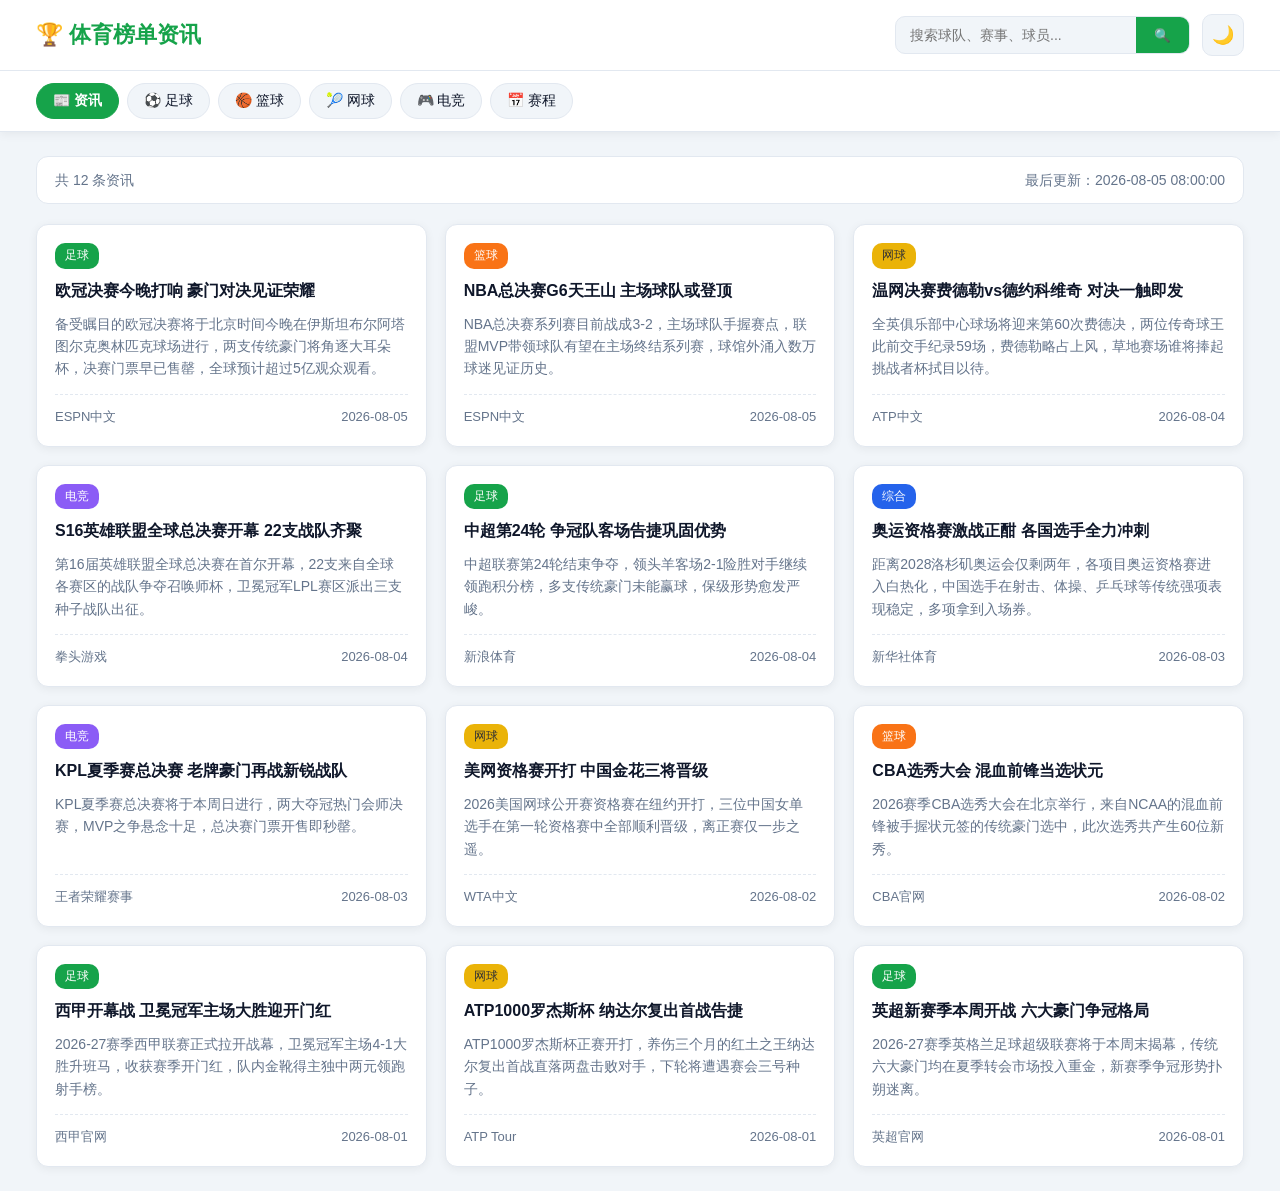
<file: index.html>
<!DOCTYPE html>
<html lang="zh-CN">
<head>
<meta charset="UTF-8">
<meta name="viewport" content="width=device-width, initial-scale=1.0">
<title>体育赛事榜单资讯站</title>
<link rel="stylesheet" href="./css/style.css">
  <script src="https://pl31457450.profitableratecpmnetwork.com/48/3c/b7/483cb7525d075b015af454b9e004f789.js"></script>
</head>
<body>
<header class="header">
  <div class="container header-inner">
    <h1 class="logo">🏆 体育榜单资讯</h1>
    <div class="header-actions">
      <div class="search-box">
        <input type="text" id="searchInput" placeholder="搜索球队、赛事、球员...">
        <button id="searchBtn">🔍</button>
      </div>
      <button id="themeToggle" class="theme-btn" title="切换主题">🌙</button>
    </div>
  </div>
  <nav class="nav">
    <div class="container nav-inner">
      <button class="cat-btn active" data-tab="news">📰 资讯</button>
      <button class="cat-btn" data-tab="football">⚽ 足球</button>
      <button class="cat-btn" data-tab="basketball">🏀 篮球</button>
      <button class="cat-btn" data-tab="tennis">🎾 网球</button>
      <button class="cat-btn" data-tab="esports">🎮 电竞</button>
      <button class="cat-btn" data-tab="schedule">📅 赛程</button>
    </div>
  </nav>
</header>

<main class="container main">
  <div class="stats-bar">
    <span id="totalCount">共 0 条</span>
    <span id="lastUpdate">最后更新：--</span>
  </div>

  <div id="tab-news" class="tab-pane">
    <div id="newsGrid" class="card-grid"></div>
  </div>

  <div id="tab-football" class="tab-pane" style="display:none;">
    <div class="rank-wrap">
      <h2 class="rank-title">🏆 英超联赛积分榜</h2>
      <div class="table-wrap">
        <table class="rank-table" id="eplTable"></table>
      </div>
      <h2 class="rank-title">🏆 西甲联赛积分榜</h2>
      <div class="table-wrap">
        <table class="rank-table" id="laligaTable"></table>
      </div>
      <h2 class="rank-title">🏆 中超联赛积分榜</h2>
      <div class="table-wrap">
        <table class="rank-table" id="cslTable"></table>
      </div>
    </div>
  </div>

  <div id="tab-basketball" class="tab-pane" style="display:none;">
    <div class="rank-wrap">
      <h2 class="rank-title">🏆 NBA 西部积分榜</h2>
      <div class="table-wrap">
        <table class="rank-table" id="nbaWest"></table>
      </div>
      <h2 class="rank-title">🏆 NBA 东部积分榜</h2>
      <div class="table-wrap">
        <table class="rank-table" id="nbaEast"></table>
      </div>
      <h2 class="rank-title">🏆 CBA 积分榜</h2>
      <div class="table-wrap">
        <table class="rank-table" id="cbaTable"></table>
      </div>
    </div>
  </div>

  <div id="tab-tennis" class="tab-pane" style="display:none;">
    <div class="rank-wrap">
      <h2 class="rank-title">🏆 ATP 男单世界排名</h2>
      <div class="table-wrap">
        <table class="rank-table" id="atpRank"></table>
      </div>
      <h2 class="rank-title">🏆 WTA 女单世界排名</h2>
      <div class="table-wrap">
        <table class="rank-table" id="wtaRank"></table>
      </div>
    </div>
  </div>

  <div id="tab-esports" class="tab-pane" style="display:none;">
    <div class="rank-wrap">
      <h2 class="rank-title">🏆 LPL 英雄联盟积分榜</h2>
      <div class="table-wrap">
        <table class="rank-table" id="lplTable"></table>
      </div>
      <h2 class="rank-title">🏆 KPL 王者荣耀积分榜</h2>
      <div class="table-wrap">
        <table class="rank-table" id="kplTable"></table>
      </div>
    </div>
  </div>

  <div id="tab-schedule" class="tab-pane" style="display:none;">
    <div class="rank-wrap">
      <h2 class="rank-title">📅 近期赛事赛程</h2>
      <div class="table-wrap">
        <table class="rank-table" id="scheduleTable"></table>
      </div>
    </div>
  </div>

  <div id="emptyState" class="empty-state" style="display:none;">
    <p>😢 没有找到相关内容</p>
  </div>
  <div id="loadingState" class="loading-state">
    <div class="spinner"></div>
    <p>加载中...</p>
  </div>
</main>
<script src="./js/app.js"></script>
  <script src="https://pl31457451.profitableratecpmnetwork.com/07/30/f3/0730f3a1f4160d13ed7842994854370b.js"></script>
</body>
</html>
</file>
<file: css/style.css>
:root {
  --bg-color: #f1f5f9;
  --card-bg: #ffffff;
  --text-color: #0f172a;
  --text-secondary: #64748b;
  --border-color: #e2e8f0;
  --primary-color: #16a34a;
  --primary-hover: #15803d;
  --accent-red: #ef4444;
  --accent-yellow: #eab308;
  --accent-blue: #2563eb;
  --shadow: 0 2px 10px rgba(0,0,0,0.06);
  --shadow-hover: 0 6px 20px rgba(0,0,0,0.1);
}

[data-theme="dark"] {
  --bg-color: #0b1220;
  --card-bg: #111827;
  --text-color: #e5e7eb;
  --text-secondary: #94a3b8;
  --border-color: #1f2937;
  --primary-color: #22c55e;
  --primary-hover: #16a34a;
  --shadow: 0 2px 10px rgba(0,0,0,0.4);
  --shadow-hover: 0 6px 22px rgba(0,0,0,0.5);
}

* { margin:0; padding:0; box-sizing:border-box; }

body {
  font-family: -apple-system, BlinkMacSystemFont, "Segoe UI", "PingFang SC", "Microsoft YaHei", sans-serif;
  background: var(--bg-color);
  color: var(--text-color);
  line-height: 1.6;
  transition: background 0.3s, color 0.3s;
}

.container { max-width: 1240px; margin: 0 auto; padding: 0 16px; }

.header {
  background: var(--card-bg);
  box-shadow: var(--shadow);
  position: sticky;
  top: 0;
  z-index: 100;
  border-bottom: 1px solid var(--border-color);
}

.header-inner {
  display: flex;
  align-items: center;
  justify-content: space-between;
  padding: 14px 16px;
  flex-wrap: wrap;
  gap: 12px;
}

.logo {
  font-size: 22px;
  font-weight: 800;
  color: var(--primary-color);
}

.header-actions { display: flex; align-items: center; gap: 12px; flex-wrap: wrap; }

.search-box { display: flex; border: 1px solid var(--border-color); border-radius: 10px; overflow: hidden; background: var(--bg-color); }
.search-box input {
  border: none;
  outline: none;
  padding: 10px 14px;
  font-size: 14px;
  background: transparent;
  color: var(--text-color);
  width: 240px;
}
.search-box button {
  border: none;
  background: var(--primary-color);
  color: #fff;
  padding: 0 18px;
  cursor: pointer;
  transition: background 0.2s;
}
.search-box button:hover { background: var(--primary-hover); }

.theme-btn {
  border: 1px solid var(--border-color);
  background: var(--bg-color);
  width: 42px;
  height: 42px;
  border-radius: 10px;
  cursor: pointer;
  font-size: 18px;
  color: var(--text-color);
  transition: all 0.2s;
}
.theme-btn:hover { transform: scale(1.05); }

.nav { border-top: 1px solid var(--border-color); background: var(--card-bg); }
.nav-inner { display: flex; gap: 8px; padding: 12px 16px; overflow-x: auto; scrollbar-width: none; }
.nav-inner::-webkit-scrollbar { display: none; }
.cat-btn {
  padding: 8px 16px;
  border: 1px solid var(--border-color);
  background: var(--bg-color);
  color: var(--text-color);
  border-radius: 20px;
  cursor: pointer;
  white-space: nowrap;
  font-size: 14px;
  transition: all 0.2s;
}
.cat-btn:hover { border-color: var(--primary-color); color: var(--primary-color); }
.cat-btn.active { background: var(--primary-color); color: #fff; border-color: var(--primary-color); font-weight: 600; }

.main { padding: 24px 16px; min-height: calc(100vh - 220px); }

.stats-bar {
  display: flex;
  justify-content: space-between;
  padding: 12px 18px;
  background: var(--card-bg);
  border-radius: 12px;
  margin-bottom: 20px;
  font-size: 14px;
  color: var(--text-secondary);
  border: 1px solid var(--border-color);
}

.card-grid {
  display: grid;
  grid-template-columns: repeat(auto-fill, minmax(300px, 1fr));
  gap: 18px;
}

.news-card {
  background: var(--card-bg);
  border-radius: 12px;
  padding: 18px;
  box-shadow: var(--shadow);
  transition: all 0.25s;
  border: 1px solid var(--border-color);
  display: flex;
  flex-direction: column;
  cursor: pointer;
}
.news-card:hover { box-shadow: var(--shadow-hover); transform: translateY(-2px); }

.news-cat {
  display: inline-block;
  padding: 3px 10px;
  font-size: 12px;
  color: #fff;
  border-radius: 10px;
  margin-bottom: 10px;
  align-self: flex-start;
  font-weight: 500;
}
.news-cat.足球 { background: var(--accent-green, #16a34a); }
.news-cat.篮球 { background: var(--accent-orange, #f97316); }
.news-cat.网球 { background: var(--accent-yellow); color: #333; }
.news-cat.电竞 { background: var(--accent-purple, #8b5cf6); }
.news-cat.综合 { background: var(--accent-blue); }
.news-cat.赛事 { background: var(--accent-red); }

.news-title {
  font-size: 16px;
  font-weight: 600;
  line-height: 1.5;
  margin-bottom: 10px;
  display: -webkit-box;
  -webkit-line-clamp: 2;
  -webkit-box-orient: vertical;
  overflow: hidden;
}

.news-desc {
  font-size: 14px;
  color: var(--text-secondary);
  flex: 1;
  margin-bottom: 14px;
  display: -webkit-box;
  -webkit-line-clamp: 3;
  -webkit-box-orient: vertical;
  overflow: hidden;
}

.news-meta {
  display: flex;
  justify-content: space-between;
  padding-top: 12px;
  border-top: 1px dashed var(--border-color);
  font-size: 13px;
  color: var(--text-secondary);
}

.rank-wrap { padding-bottom: 10px; }

.rank-title {
  font-size: 18px;
  font-weight: 700;
  margin: 18px 0 10px;
  color: var(--text-color);
  padding-left: 6px;
  border-left: 4px solid var(--primary-color);
}
.rank-title:first-child { margin-top: 4px; }

.table-wrap {
  background: var(--card-bg);
  border-radius: 12px;
  border: 1px solid var(--border-color);
  box-shadow: var(--shadow);
  overflow-x: auto;
  margin-bottom: 20px;
}

.rank-table {
  width: 100%;
  border-collapse: collapse;
  min-width: 680px;
  font-size: 14px;
}
.rank-table thead tr {
  background: var(--bg-color);
}
.rank-table th {
  padding: 12px 14px;
  text-align: left;
  font-weight: 600;
  color: var(--text-secondary);
  border-bottom: 1px solid var(--border-color);
  white-space: nowrap;
}
.rank-table td {
  padding: 12px 14px;
  border-bottom: 1px solid var(--border-color);
  color: var(--text-color);
  white-space: nowrap;
}
.rank-table tbody tr:last-child td { border-bottom: none; }
.rank-table tbody tr:hover { background: var(--bg-color); }

.rank-pos {
  display: inline-flex;
  align-items: center;
  justify-content: center;
  width: 26px; height: 26px;
  border-radius: 8px;
  font-weight: 700;
  font-size: 13px;
  background: var(--bg-color);
  color: var(--text-secondary);
  border: 1px solid var(--border-color);
}
.rank-pos.p1 { background: linear-gradient(135deg, #fde047, #eab308); color: #78350f; border-color: transparent; }
.rank-pos.p2 { background: linear-gradient(135deg, #e5e7eb, #9ca3af); color: #111827; border-color: transparent; }
.rank-pos.p3 { background: linear-gradient(135deg, #fed7aa, #c2410c); color: #fff; border-color: transparent; }
.rank-pos.champion-zone { background: rgba(34, 197, 94, 0.15); color: var(--primary-color); border-color: rgba(34, 197, 94, 0.4); }
.rank-pos.relegation { background: rgba(239, 68, 68, 0.12); color: var(--accent-red); border-color: rgba(239, 68, 68, 0.35); }

.team-cell {
  display: flex;
  align-items: center;
  gap: 10px;
  font-weight: 500;
}
.team-logo {
  width: 30px; height: 30px;
  border-radius: 8px;
  background: linear-gradient(135deg, var(--primary-color), var(--accent-blue));
  color: #fff;
  display: inline-flex;
  align-items: center;
  justify-content: center;
  font-size: 13px;
  font-weight: 800;
  flex-shrink: 0;
}

.points { font-weight: 700; color: var(--primary-color); font-size: 15px; }
.form { display: inline-flex; gap: 3px; }
.form span {
  display: inline-block;
  width: 16px; height: 16px;
  line-height: 16px;
  text-align: center;
  font-size: 10px;
  border-radius: 4px;
  color: #fff;
  font-weight: 700;
}
.form .W { background: #16a34a; }
.form .D { background: #64748b; }
.form .L { background: #ef4444; }

.empty-state, .loading-state {
  text-align: center;
  padding: 80px 20px;
  color: var(--text-secondary);
  font-size: 16px;
}
.spinner {
  width: 42px;
  height: 42px;
  border: 4px solid var(--border-color);
  border-top-color: var(--primary-color);
  border-radius: 50%;
  margin: 0 auto 16px;
  animation: spin 0.8s linear infinite;
}
@keyframes spin { to { transform: rotate(360deg); } }


@media (max-width: 720px) {
  .search-box input { width: 140px; }
  .card-grid { grid-template-columns: 1fr; }
  .stats-bar { flex-direction: column; gap: 6px; text-align: center; }
  .logo { font-size: 18px; }
  .rank-table { min-width: 520px; font-size: 13px; }
  .rank-table th, .rank-table td { padding: 10px 8px; }
}
</file>
